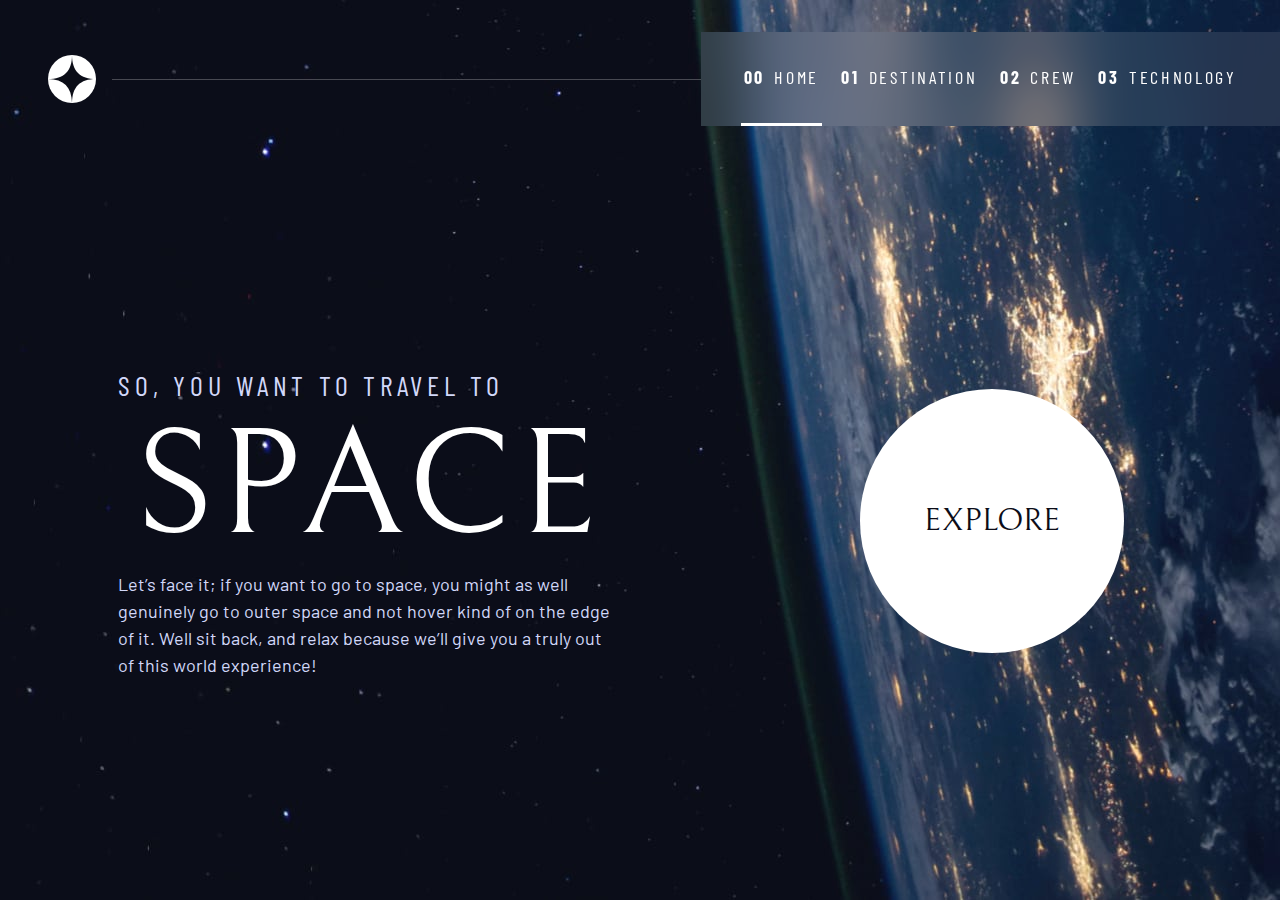
<file: index.html>
<!DOCTYPE html>
<html lang="en">
  <head>
    <meta charset="UTF-8" />
    <meta http-equiv="X-UA-Compatible" content="IE=edge" />
    <meta name="viewport" content="width=device-width, initial-scale=1.0" />
    <link rel="stylesheet" href="index.css" />
    <link rel="preconnect" href="https://fonts.googleapis.com">
    <link rel="preconnect" href="https://fonts.gstatic.com" crossorigin>
    <link href="https://fonts.googleapis.com/css2?family=Barlow+Condensed:wght@400;700&family=Barlow:wght@400;700&family=Bellefair&display=swap" rel="stylesheet">

    <link rel="icon" type="image/png" sizes="32x32" href="./assets/favicon-32x32.png"/>
    <title>Space Tourism Website</title>
    <script src="navigation.js" defer></script>
    <script src="tab.js" defer></script>
  </head>

  <body class="home">
    <a class="skip-to-content" href="#main">Skip to content</a>
    <header class="primary-header flex">
      <div>
        <img src="assets/shared/logo.svg" alt="space tourism logo" class="logo" />
      </div>
      <button class="mobile-nav-toggle" aria-controls="primary-navigation"><span class="sr-only" aria-expanded="false">Menu</span></button>
      <nav>
        <ul data-visible="false" class="primary-navigation underline-indicators flex">
          <li class="active"><a class="ff-sans-cond uppercase text-white letter-spacing-2" href="index.html"><span aria-hidden="true">00</span>Home</a>
          </li>
          <li><a class="ff-sans-cond uppercase text-white letter-spacing-2" href="destination.html"><span aria-hidden="true">01</span>Destination</a></li>
          <li><a class="ff-sans-cond uppercase text-white letter-spacing-2" href="crew.html"><span aria-hidden="true">02</span>Crew</a></li>
          <li><a class="ff-sans-cond uppercase text-white letter-spacing-2" href="technology.html"><span aria-hidden="true">03</span>Technology</a>
          </li>
        </ul>
      </nav>
    </header>

    <main id="main" class="grid-container grid-container--home">
      <div>
        <h1 class="ff-sans-cond fs-500 uppercase text-accent letter-spacing-1 mobile-size-1">
          So, you want to travel to
          <span class="d-block fs-900 text-white ff-serif">Space</span>
        </h1>

        <p class="fs-400 mobile-size">
          Let’s face it; if you want to go to space, you might as well genuinely
          go to outer space and not hover kind of on the edge of it. Well sit
          back, and relax because we’ll give you a truly out of this world
          experience!
        </p>
      </div>
      <div>
        <a href="destination.html" class="large-button ff-serif uppercase text-dark bg-white">Explore</a>
      </div>
    </main>

  </body>
</html>
</file>
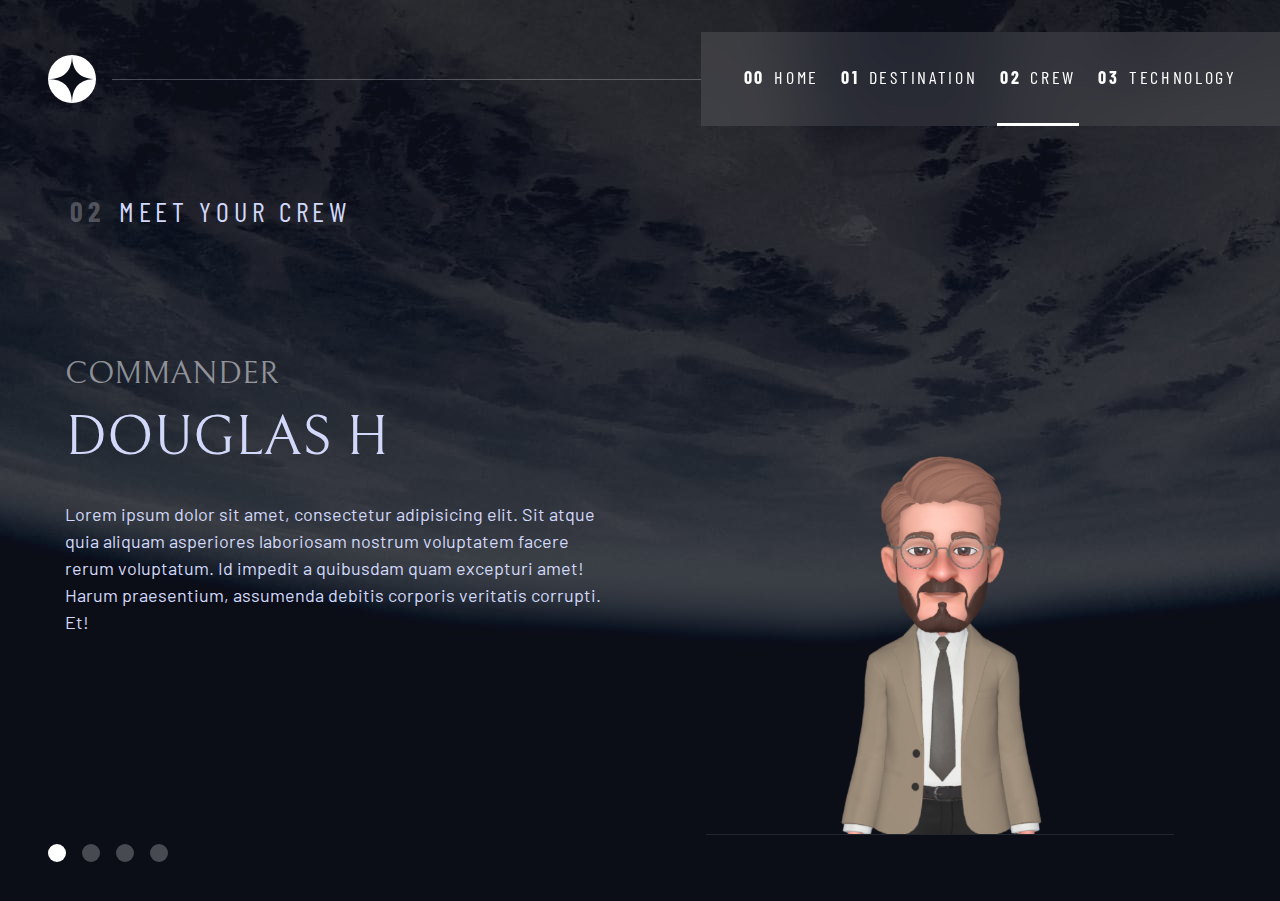
<file: crew.html>
<!DOCTYPE html>
<html lang="en">
<head>
    <meta charset="UTF-8">
    <meta http-equiv="X-UA-Compatible" content="IE=edge">
    <meta name="viewport" content="width=device-width, initial-scale=1.0">
    <link rel="stylesheet" href="index.css" />
    <link rel="preconnect" href="https://fonts.googleapis.com">
    <link rel="preconnect" href="https://fonts.gstatic.com" crossorigin>
    <link href="https://fonts.googleapis.com/css2?family=Barlow+Condensed:wght@400;700&family=Barlow:wght@400;700&family=Bellefair&display=swap" rel="stylesheet">
    <link rel="icon" type="image/png" sizes="32x32" href="./assets/favicon-32x32.png"/>
    <title>Crew</title>
    <script src="navigation.js" defer></script>
    <script src="tab.js" defer></script>
</head>
<body class="crew">
    
    <a class="skip-to-content" href="#main">Skip to content</a>
    <header class="primary-header flex">
      <div>
        <img src="assets/shared/logo.svg" alt="space tourism logo" class="logo" />
      </div>
      <button class="mobile-nav-toggle" aria-controls="primary-navigation"><span class="sr-only" aria-expanded="false">Menu</span></button>
      <nav>
        <ul data-visible="false" class="primary-navigation underline-indicators flex">
          <li><a class="ff-sans-cond uppercase text-white letter-spacing-2" href="index.html"><span aria-hidden="true">00</span>Home</a>
          </li>
          <li><a class="ff-sans-cond uppercase text-white letter-spacing-2" href="destination.html"><span aria-hidden="true">01</span>Destination</a></li>
          <li class="active"><a class="ff-sans-cond uppercase text-white letter-spacing-2" href="crew.html"><span aria-hidden="true">02</span>Crew</a></li>
          <li><a class="ff-sans-cond uppercase text-white letter-spacing-2" href="technology.html"><span aria-hidden="true">03</span>Technology</a>
          </li>
        </ul>
      </nav>
    </header>

    <main id="main" class="grid-container grid-container--crew">
        
        <h1 class="numbered-title"><span aria-hidden="true">02</span>Meet your crew</h1>
         <div class="dot-indicators flex" role="tablist">
            <button aria-selected="true" aria-controls="commander-tab" data-image="commander-image" role="tab"><span class="sr-only">The commander</span></button>
            <button aria-selected="false" aria-controls="mission-tab" data-image="mission-image" role="tab"><span class="sr-only">The mission specialist</span></button>
            <button aria-selected="false" aria-controls="pilot-tab" data-image="pilot-image" role="tab"><span class="sr-only">The pilot</span></button>
            <button aria-selected="false" aria-controls="crew-tab" data-image="crew-image" role="tab"><span class="sr-only">The crew engineer</span></button>
          </div>
      
      <article class="crew-info" id="commander-tab">
            <h2 class="fs-600 uppercase ff-serif">Commander</h2>
            <p class="fs-700 uppercase ff-serif space-small"> Douglas H</p>
            <p class="mobile-size-one"> Lorem ipsum dolor sit amet, consectetur adipisicing elit. Sit atque quia aliquam asperiores laboriosam nostrum voluptatem facere rerum voluptatum. Id impedit a quibusdam quam excepturi amet! Harum praesentium, assumenda debitis corporis veritatis corrupti. Et!</p>
      </article>

      <article class="crew-info" id="mission-tab" hidden>
        <h2 class="fs-600 uppercase ff-serif">Mission Specialist</h2>
        <p class="fs-700 uppercase ff-serif space-small"> Mark SW</p>
        <p class="mobile-size-one"> Lorem ipsum dolor sit amet consectetur, adipisicing elit. Magni nostrum provident consequuntur officia. Earum sunt debitis deleniti nemo atque, unde animi sapiente incidunt esse ducimus quis cupiditate. Esse ratione, ducimus labore consectetur incidunt culpa id qui? </p>
      </article>

      <article class="crew-info" id="pilot-tab" hidden>
        <h2 class="fs-600 uppercase ff-serif">Pilot</h2>
        <p class="fs-700 uppercase ff-serif space-small"> Victor G</p>
        <p class="mobile-size-one"> Lorem ipsum dolor sit amet consectetur adipisicing elit. Nobis, cupiditate. Mollitia sit neque doloribus recusandae, deserunt maiores ducimus nostrum architecto sequi sapiente magni qui cupiditate aliquid beatae. Corporis, quisquam. Officia vero molestias, rem optio perspiciatis modi?</p>
     </article>

     <article class="crew-info" id="crew-tab" hidden>
      <h2 class="fs-600 uppercase ff-serif">Flight Engineer</h2>
      <p class="fs-700 uppercase ff-serif space-small">Robert J.</p>
      <p class="mobile-size-one"> Lorem ipsum dolor sit amet consectetur adipisicing elit. Quisquam eum eveniet iste vitae? Earum, itaque inventore. Architecto, ullam beatae expedita praesentium quo accusamus voluptas assumenda unde aperiam sint vitae totam mollitia quas commodi debitis! </p>
     </article>

      <picture id="commander-image">
        <img src="assets/crew/commander.png" alt="douglas">
      </picture>

      <picture hidden id="mission-image">
        <img src="assets/crew/Mission-specialist.png" alt="Mark">
      </picture>

      <picture hidden id="pilot-image">
        <img src="assets/crew/pilot.png" alt="victor">
      </picture>

      <picture hidden id="crew-image">
        <img src="assets/crew/flight-specialist.png" alt="robert">
      </picture>
       
    </main>

</body>
</html>
</file>
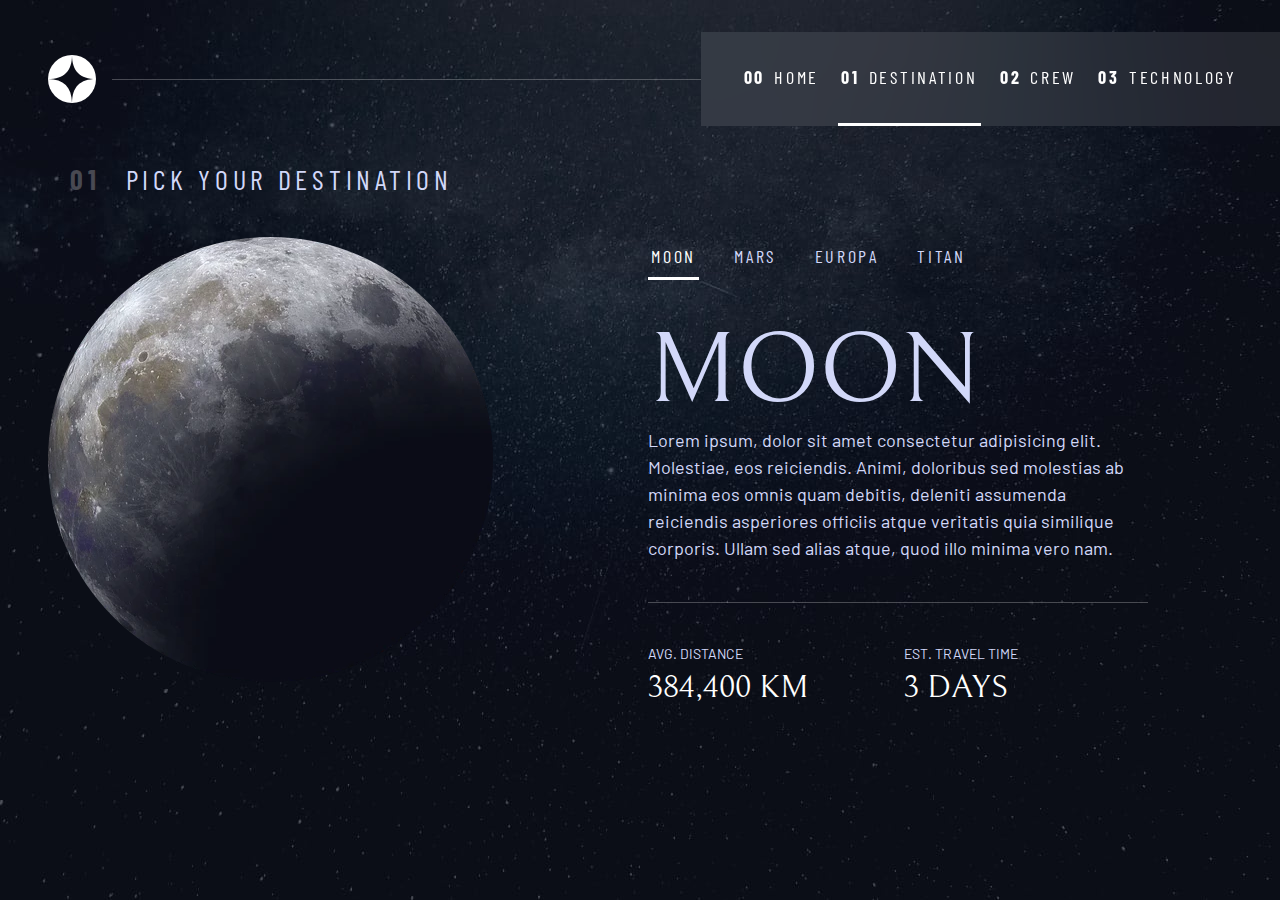
<file: destination.html>
<!DOCTYPE html>
<html lang="en">
<head>
    <meta charset="UTF-8">
    <meta http-equiv="X-UA-Compatible" content="IE=edge">
    <meta name="viewport" content="width=device-width, initial-scale=1.0">
    <link rel="stylesheet" href="index.css" />
    <link rel="preconnect" href="https://fonts.googleapis.com">
    <link rel="preconnect" href="https://fonts.gstatic.com" crossorigin>
    <link href="https://fonts.googleapis.com/css2?family=Barlow+Condensed:wght@400;700&family=Barlow:wght@400;700&family=Bellefair&display=swap" rel="stylesheet">
    <link rel="icon" type="image/png" sizes="32x32" href="./assets/favicon-32x32.png"/>
    <title>Destination</title>
    <script src="navigation.js" defer></script>
    <script src="tab.js" defer></script>
</head>

<body class="destination">
    
    <a class="skip-to-content" href="#main">Skip to content</a>
    <header class="primary-header flex">
      <div>
        <img src="assets/shared/logo.svg" alt="space tourism logo" class="logo" />
      </div>
      <button class="mobile-nav-toggle" aria-controls="primary-navigation"><span class="sr-only" aria-expanded="false">Menu</span></button>
      <nav>
        <ul data-visible="false" class="primary-navigation underline-indicators flex">
          <li><a class="ff-sans-cond uppercase text-white letter-spacing-2" href="index.html"><span aria-hidden="true">00</span>Home</a>
          </li>
          <li class="active"><a class="ff-sans-cond uppercase text-white letter-spacing-2" href="destination.html"><span aria-hidden="true">01</span>Destination</a></li>
          <li><a class="ff-sans-cond uppercase text-white letter-spacing-2" href="crew.html"><span aria-hidden="true">02</span>Crew</a></li>
          <li><a class="ff-sans-cond uppercase text-white letter-spacing-2" href="technology.html"><span aria-hidden="true">03</span>Technology</a>
          </li>
        </ul>
      </nav>
    </header>

  <main id="main" class="grid-container grid-container--destination">
        
      
        <h1 class="numbered-title"><span aria-hidden="true">01</span> Pick your destination</h1>

        
        <picture id="moon-image">
          <source srcset="assets/destination/image-moon.webp" type="image/webp">
          <img src="assets/destination/image-moon.png" alt="the moon">
        </picture>

        <picture hidden id="mars-image">
          <source srcset="assets/destination/image-mars.webp" type="image/webp">
          <img src="assets/destination/image-mars.png" alt="the mars">
        </picture>

        <picture hidden id="europa-image">
          <source srcset="assets/destination/image-europa.webp" type="image/webp">
          <img src="assets/destination/image-europa.png" alt="the europa">
        </picture>

        <picture hidden id="titan-image">
          <source srcset="assets/destination/image-titan.webp" type="image/webp">
          <img src="assets/destination/image-titan.png" alt="the titan">
        </picture>

        <div class="tab-list underline-indicators flex" role="tablist">
            <button aria-selected="true" role="tab" aria-controls="moon-tab" data-image="moon-image" class="uppercase ff-sans-cond text-accent letter-spacing-2">Moon</button>
            <button aria-selected="false" role="tab" aria-controls="mars-tab" data-image="mars-image" class="uppercase ff-sans-cond text-accent letter-spacing-2">Mars</button>
            <button aria-selected="false" role="tab" aria-controls="europa-tab" data-image="europa-image" class="uppercase ff-sans-cond text-accent letter-spacing-2">Europa</button>
            <button aria-selected="false" role="tab" aria-controls="titan-tab" data-image="titan-image" class="uppercase ff-sans-cond text-accent letter-spacing-2">Titan</button>
        </div>
      
   <!-----Moon  ----->

      <article class="destination-info" id="moon-tab">
            <h2 class="fs-800 uppercase ff-serif">Moon</h2>
        
            <p class="mobile-size">Lorem ipsum, dolor sit amet consectetur adipisicing elit. Molestiae, eos reiciendis. Animi, doloribus sed molestias ab minima eos omnis quam debitis, deleniti assumenda reiciendis asperiores officiis atque veritatis quia similique corporis. Ullam sed alias atque, quod illo minima vero nam.</p>
        
         
            <div class="destination-meta flex">
                <div>
                    <h3 class="text-accent fs-200 uppercase">Avg. distance</h3>
                    <p class="fs-500 ff-serif uppercase text-white">384,400 km</p>
                </div>
            
                <div>
                    <h3 class="text-accent fs-200 uppercase">Est. travel time</h3>
                    <p class="fs-500 ff-serif uppercase text-white">3 days</p>
                </div>
            </div>
       </article>

   <!-----Mars----->

    <article hidden class="destination-info" id="mars-tab"> 
        <h2 class="fs-800 uppercase ff-serif">Mars</h2>
    
        <p class="mobile-size">Lorem ipsum dolor sit amet, consectetur adipisicing elit. Nisi natus, adipisci itaque similique molestiae dolores veniam? Dolores, vitae, incidunt ea, tempore error sequi quod aperiam quas officiis saepe neque nobis fugit tempora ipsum alias nulla ad suscipit atque!</p>
    
        <div class="destination-meta flex">
            <div>
                <h3 class="text-accent fs-200 uppercase">Avg. distance</h3>
                <p class="fs-500 ff-serif uppercase text-white"> 225 mil. km</p>
            </div>
        
            <div>
                <h3 class="text-accent fs-200 uppercase">Est. travel time</h3>
                <p class="fs-500 ff-serif uppercase text-white">9 months</p>
            </div>
        </div>
    </article>

    <!-----Europa----->

    <article hidden class="destination-info" id="europa-tab">
      <h2 class="fs-800 uppercase ff-serif">Europa</h2>

      <p class="mobile-size">Lorem, ipsum dolor sit amet consectetur adipisicing elit. Tenetur modi eligendi ab sint. Expedita molestias impedit ipsa incidunt quae, odit doloremque fugit qui tenetur consectetur rem aut cupiditate ducimus nulla alias explicabo? Expedita odit officia fugit quos a ipsum odio?</p>

     <div class="destination-meta flex">
        <div>
            <h3 class="text-accent fs-200 uppercase">Avg. distance</h3>
            <p class="fs-500 ff-serif uppercase text-white">628 mil. km</p>
        </div>
    
        <div>
            <h3 class="text-accent fs-200 uppercase">Est. travel time</h3>
            <p class="fs-500 ff-serif uppercase text-white">3 years</p>
        </div>
     </div>
   </article>

    <!-----Titan----->

    <article hidden class="destination-info" id="titan-tab">
      <h2 class="fs-800 uppercase ff-serif">Titan</h2>

      <p class="mobile-size">Lorem ipsum dolor sit amet consectetur adipisicing elit. Hic molestiae laboriosam, cupiditate beatae iste non, veritatis corporis alias ducimus laborum fugit delectus temporibus at quis voluptas? Porro cumque, facere quas voluptates exercitationem vitae rerum earum enim.</p>

      <div class="destination-meta flex">
          <div>
              <h3 class="text-accent fs-200 uppercase">Avg. distance</h3>
              <p class="fs-500 ff-serif uppercase text-white">1.6 bil. km</p>
          </div>
      
          <div>
              <h3 class="text-accent fs-200 uppercase">Est. travel time</h3>
              <p class="fs-500 ff-serif uppercase text-white">7 years</p>
          </div>
      </div>
    </article>
 </main>
</body>
</html>
</file>
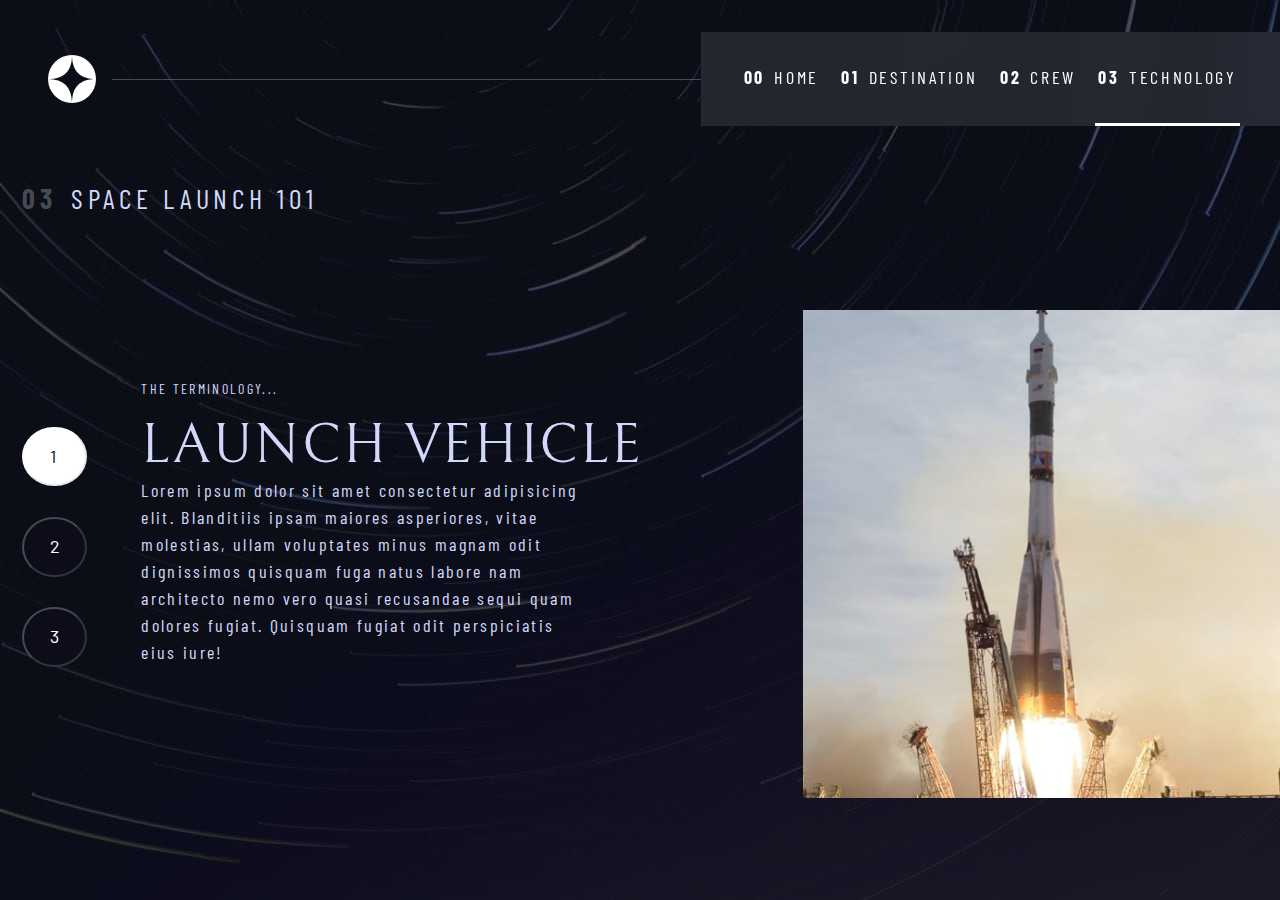
<file: technology.html>
<!DOCTYPE html>
<html lang="en">
<head>
    <meta charset="UTF-8">
    <meta http-equiv="X-UA-Compatible" content="IE=edge">
    <meta name="viewport" content="width=device-width, initial-scale=1.0">
    <link rel="stylesheet" href="index.css" />
    <link rel="preconnect" href="https://fonts.googleapis.com">
    <link rel="preconnect" href="https://fonts.gstatic.com" crossorigin>
    <link href="https://fonts.googleapis.com/css2?family=Barlow+Condensed:wght@400;700&family=Barlow:wght@400;700&family=Bellefair&display=swap" rel="stylesheet">
    <link rel="icon" type="image/png" sizes="32x32" href="./assets/favicon-32x32.png"/>
    <title>Technology</title>
    <script src="navigation.js" defer></script>
    <script src="tab.js" defer></script>
</head>
<body class="technology">
    
    <a class="skip-to-content" href="#main">Skip to content</a>

    <header class="primary-header flex">
      <div>
        <img src="assets/shared/logo.svg" alt="space tourism logo" class="logo" />
      </div>
      <button class="mobile-nav-toggle" aria-controls="primary-navigation"><span class="sr-only" aria-expanded="false">Menu</span></button>
      <nav>
        <ul data-visible="false" class="primary-navigation underline-indicators flex">
          <li><a class="ff-sans-cond uppercase text-white letter-spacing-2" href="index.html"><span aria-hidden="true">00</span>Home</a>
          </li>
          <li><a class="ff-sans-cond uppercase text-white letter-spacing-2" href="destination.html"><span aria-hidden="true">01</span>Destination</a></li>
          <li><a class="ff-sans-cond uppercase text-white letter-spacing-2" href="crew.html"><span aria-hidden="true">02</span>Crew</a></li>
          <li class="active"><a class="ff-sans-cond uppercase text-white letter-spacing-2" href="technology.html"><span aria-hidden="true">03</span>Technology</a>
          </li>
        </ul>
      </nav>
    </header>

    <main id="main" class="grid-container grid-container--technology">

        <h1 class="numbered-title"><span aria-hidden="true">03</span>Space launch 101</h1>
          <div class="numbered-indicators flex" role="tablist">
            <button aria-selected="true" aria-controls="vehicle-tab" data-image="vehicle-image" role="tab">1</button>
            <button aria-selected="false" aria-controls="spaceport-tab" data-image="spaceport-image" role="tab">2</button>
            <button aria-selected="false" aria-controls="capsule-tab" data-image="capsule-image" role="tab">3</button>
          </div>
      
        <article class="technology-info" id="vehicle-tab">
              <h2 class="fs-200 uppercase ff-sans-cond letter-spacing-3">The Terminology...</h2>
              <p class="fs-700 uppercase ff-serif letter-spacing-3"> Launch Vehicle</p>
              <p class="mobile-size-one fs-400 letter-spacing-3 spacing ff-sans-cond"> Lorem ipsum dolor sit amet consectetur adipisicing elit. Blanditiis ipsam maiores asperiores, vitae molestias, ullam voluptates minus magnam odit dignissimos quisquam fuga natus labore nam architecto nemo vero quasi recusandae sequi quam dolores fugiat. Quisquam fugiat odit perspiciatis eius iure!</p>
        </article>

      <article hidden class="technology-info" id="spaceport-tab">
            <h2 class="fs-200 uppercase ff-sans-cond letter-spacing-3">The Terminology...</h2>
            <p class="fs-700 uppercase ff-serif letter-spacing-3"> Spaceport</p>
            <p class="mobile-size-one fs-400 letter-spacing-3 spacing ff-sans-cond"> Lorem ipsum dolor sit amet consectetur adipisicing elit. Deserunt, veniam. Dolorum tempora, aspernatur doloribus nemo sit nihil, veritatis numquam soluta atque corrupti asperiores, dolor obcaecati ipsa sapiente? Dignissimos, dolore? Adipisci odit veniam at perspiciatis nam consequuntur magnam temporibus non voluptates!.</p>
      </article>

        <article hidden class="technology-info" id="capsule-tab">
            <h2 class="fs-200 uppercase ff-sans-cond letter-spacing-3">The Terminology...</h2>
            <p class="fs-700 uppercase ff-serif letter-spacing-3">Space Capsule</p>
            <p class="mobile-size-one fs-400 letter-spacing-3 spacing ff-sans-cond"> Lorem ipsum dolor sit amet consectetur adipisicing elit. Odio ipsam eum ipsa unde culpa voluptatem praesentium? Aut voluptate, qui dolore dolorum magnam id aperiam nihil natus minima sapiente repellat magni quam pariatur modi accusamus veniam doloremque nisi. Vitae, aspernatur praesentium.</p>
        </article>

      <picture id="vehicle-image">
        <source srcset="assets/technology/image-launch-vehicle-portrait.jpg" media="(min-width:48em)">
        <source srcset="assets/technology/image-launch-vehicle-landscape.jpg" >
        <img src="assets/technology/image-launch-vehicle-portrait.jpg" alt="launch-vehicle">
      </picture>

      <picture id="spaceport-image" hidden>
        <source srcset="assets/technology/image-spaceport-portrait.jpg" media="(min-width:48em)">
        <source srcset="assets/technology/image-spaceport-landscape.jpg">
        <img src="assets/technology/image-spaceport-portrait.jpg" alt="spaceport">
      </picture>

      <picture id="capsule-image" hidden>
        <source srcset="assets/technology/image-space-capsule-portrait.jpg" media="(min-width:48em)">
        <source srcset="assets/technology/image-space-capsule-landscape.jpg">
        <img src="assets/technology/image-space-capsule-portrait.jpg" alt="space-capsule">
      </picture>
       
    </main>

</body>
</html>
</file>
<file: index.css>
/*----- custom properties----- */

:root{
    
    /* colors */

    --clr-dark: 235 35% 7%;
    --clr-light: 231 77% 90%;
    --clr-white: 0 0% 100%;

    /* font sizes */

    --fs-900 : clamp(3rem, 8vw + 2rem ,9.375rem) ;
    --fs-800 : 5rem;
    --fs-700 : 2rem;
    --fs-600 : 1.5rem;
    --fs-500 : 1rem;
    --fs-400 : 1.125rem;
    --fs-300 : 1rem;
    --fs-200 : 0.875rem;

    /* font-families */

    --ff-serif: "Bellefair", serif;
    --ff-sans-cond: "Barlow Condensed", sans-serif;
    --ff-sans-normal: "Barlow", sans-serif;
}

@media(min-width: 35em){
    :root{
        --fs-900 : 9.375rem;
        --fs-800 : 5.5rem;
        --fs-700 : 2.5rem;
        --fs-600 : 1.75rem;
        --fs-500 : 1.25rem;
    }
}

@media (min-width: 48em){
    :root{
        --fs-800 : 6.25rem;
        --fs-700 : 3.5rem;
        --fs-600 : 2rem;
        --fs-500 : 1.75rem;
        --fs-400 : 1.125rem;
    }
}

/*-----Reset------ */

/* box-sizing */

*,
*::before,
*::after {
    box-sizing: border-box;
}

/* reset margins */

body,
h1,
h2,
h3,
h4,
h5,
p,
figure,
picture{
    margin:0;
}

h1,
h2,
h3,
h4,
h5,
h6,
p{
    font-weight: 400;
}

/* set up the body */
body{
    font-family: var(--ff-sans-normal);
    font-size: var(--fs-400);
    color: hsl(var(--clr-light));
    background-color: hsl(var(--clr-dark));
    line-height: 1.5;
    min-height: 100vh;
    display: grid;
    grid-template-rows: min-content 1fr;
    overflow-x: hidden;
}

/* images */

img{
    max-width: 100%;
    display: block;
}

/* forms font  */

input,
button,
textarea,
select{
    font: inherit;
}

/* remove animations for people who have turned them off */

@media (prefers-reduced-motion: reduce) {  
    *,
    *::before,
    *::after {
      animation-duration: 0.01ms !important;
      animation-iteration-count: 1 !important;
      transition-duration: 0.01ms !important;
      scroll-behavior: auto !important;
    }
}

  
/*------- Utility Classes ----- */

.flex{
    display: flex;
    gap: var(--gap, 1rem);
}

.grid{
    display: grid;
    gap: var(--gap, 1rem);
}

.d-block{
    display: flex;
    align-items: center;
}

.flow > *:where(:not(:first-child)){
    margin-top: var(--flow-space, 1rem);
}

.container{
    padding-inline: 2em;
    margin-inline: auto;
    max-width: 80rem;
}


/* screen-reader only */

.sr-only{
    position: absolute;
    width: 1px;
    height: 1px;
    padding: 0;
    margin: -1px;
    overflow: hidden;
    clip: rect(0, 0, 0, 0);
    white-space: nowrap;
    bottom: 0;
}

.skip-to-content{
    position: absolute;
    background-color: hsl(var(--clr-white));
    color: hsl(var(--clr-dark));
    padding: .5em 1em;
    margin-inline: auto;
    transform: translateY(-100%);
    transition: transform 250ms ease-in;
}

.skip-to-content:focus{
    transform: translateY(0);
}


/* ---- colors ---- */

.bg-dark{
    background-color: hsl(var(--clr-dark));
}

.bg-accent{
    background-color: hsl(var(--clr-light));
}

.bg-white{
    background-color: hsl(var(--clr-white));
}

.text-dark{
    color: hsl(var(--clr-dark));
}

.text-accent{
    color: hsl(var(--clr-light));
}

.text-white{
    color: hsl(var(--clr-white));
}

/* ------typography------ */

.ff-serif{
    font-family: var(--ff-serif);
}

.ff-sans-cond{
    font-family: var(--ff-sans-cond);
}

.ff-sans-normal{
    font-family: var(--ff-sans-normal);
}

.letter-spacing-1{
    letter-spacing: 4.75px;
}

.letter-spacing-2{
    letter-spacing: 2.7px;
}

.letter-spacing-3{
    letter-spacing: 2.35px;
}

.uppercase{
    text-transform: uppercase;
}

.fs-900{
   font-size: var(--fs-900);
}

.fs-800{
    font-size: var(--fs-800);
}

.fs-700{
    font-size: var(--fs-700);
}

.fs-600{
    font-size: var(--fs-600);
}

.fs-500{
    font-size: var(--fs-500);
}

.fs-400{
    font-size: var(--fs-400);
}

.fs-300{
    font-size: var(--fs-300);
}

.fs-200{
    font-size: var(--fs-200);
}

.fs-900,
.fs-800,
.fs-700,
.fs-600{
    line-height: 1.1;
}

.numbered-title{
    font-family: var(--ff-sans-cond);
    font-size: var(--fs-500);
    text-transform: uppercase;
    letter-spacing: 4.72px;
}

.numbered-title span{
    margin-right: .5em;
    font-weight: 700;
    color: hsl(var(--clr-white) / .25);
}


/* -------Components------- */

.large-button{
    font-size: 2rem;
    position: relative;
    display: inline-grid;
    z-index: 1;
    place-items: center;
    padding: 0 2em;
    border-radius: 50%;
    aspect-ratio: 1;
    text-decoration: none;
}

.large-button::after{
    content: '';
    position: absolute;
    z-index: -1;
    width: 100%;
    height: 100%;
    background: hsl(var(--clr-white) / .1);
    opacity: 0;
    border-radius: 50%;
    transition: opacity 500ms linear, transform 700ms ease-in-out;
}

.large-button:hover::after,
.large-button:focus::after{
    opacity: 1;
    transform: scale(1.5);
}

.mobile-size{
    max-width: 50ch;
}

.logo{
    margin: 1rem clamp(1.5rem, 5vw, 3rem);
}

.primary-header{
    justify-content: space-between;
    align-items: center;
}

.primary-navigation{
    --underline-gap: 2rem;
    list-style: none;
    padding: 0;
    margin: 0;
    margin-bottom: 2rem;
    background-color: hsl(var(--clr-white) / .1);
    backdrop-filter: blur(2rem);
}

.mobile-nav-toggle{
    display: none;
}

.primary-navigation a{
    text-decoration: none;
}

.primary-navigation a > span{
    font-weight: 700;
    margin-right: .5em;
}

@media(max-width:35em){
    .primary-navigation{
        --underline-gap: .8rem;
        position: fixed;
        z-index: 1000;
        flex-direction: column;
        inset: 0 0 0 30%;
        list-style: none;
        padding: min(20rem, 10vh) 2rem;
        margin: 0;
        transform: translateX(100%);
        transition: transform 250ms ease-in-out;
    }

    .primary-navigation.underline-indicators > .active{
        border: 0;
    }

    .primary-navigation[data-visible= "true"]{
        transform: translateX(0);
    }

    .mobile-nav-toggle{
        display: block;
        position: absolute;
        z-index: 2000;
        top: 2rem;
        right: 2rem;
        background: transparent; 
        border: 0;
        background-image: url(assets/shared/icon-hamburger.svg);
        width: 1.5rem;
        aspect-ratio: 1;
        background-repeat: no-repeat;
        cursor: pointer;
    }

    .mobile-nav-toggle[aria-expanded = 'true']{
        background-image: url(assets/shared/icon-close.svg);
    }
}

@media(min-width: 35em){
    .primary-navigation{
        padding-inline: clamp(2rem, 10vw, 2.5rem);
    }
}

@media(min-width:35em) and (max-width: 48em){
    .primary-navigation a > span{
        display: none;
    }
}

@media(min-width: 48em){
    .primary-header::after{
        content: '';
        display: block;
        position: relative;
        height: 1px;
        width: 100%;
        order: 1;
        margin-right: -4rem;
        background-color: hsl(var(--clr-white) / .25);
    }

    nav{
        order: 2;
    }

    .primary-navigation{
        margin-block: 2rem;
    }

    .large-button{
        margin-left: 10rem;
    }
}

.underline-indicators > *{
    cursor: pointer;
    border: 0;
    padding: var(--underline-gap, 1rem) 0;
    border-bottom: .2rem solid hsl(var(--clr-white) / 0);
    background-color: transparent;
}

@media (min-width:35em){
    .underline-indicators > *{
        padding: var(--underline-gap, .4rem) .2rem;
    }
}

.underline-indicators > *:hover,
.underline-indicators> *:focus{
    border-color: hsl(var(--clr-white) / .25);
}

.underline-indicators > .active,
.underline-indicators > [aria-selected="true"]{
    color: hsl(var(--clr-white) / 1);
    border-color: hsl(var(--clr-white) / 1);
}

.tab-list{
    --gap: 2rem;
}

.dot-indicators > *{
    cursor: pointer;
    border: 0;
    border-radius: 50%;
    padding: .5em;
    background-color: hsl(var(--clr-white) / .25);
}

.dot-indicators > *:hover,
.dot-indicators > *:focus{
    background-color: hsl(var(--clr-white) / .5);
}

.dot-indicators > [aria-selected="true"]{
    background-color: hsl(var(--clr-white) / 1);
}

.numbered-indicators > *{
    cursor: pointer;
    border-radius: 50%;
    padding: .8em 1.4em;
    display: flex;
    margin-bottom: .8em;
    border-color: hsl( var(--clr-white) / .25 );
    background-color: hsl( var(--clr-dark) );
    color: hsl( var(--clr-white) );
}

.numbered-indicators > *:hover,
.numbered-indicators > *:focus {
    border-color: hsl( var(--clr-white) / 1 );
}

.numbered-indicators > [aria-selected="true"] {
    background-color: hsl( var(--clr-white) / 1); 
    color: hsl( var(--clr-dark) );
}

/* ----- Page Specific ----- */

body{
    background-size: cover;
    background-position: center center;
    background-repeat: no-repeat;
    background-attachment: fixed;
}

/* -------Home------- */

.home{
    background-image: url(assets/home/background-home-mobile.jpg);
}

@media(min-width:35em){
    .home{
        background-image: url(assets/home/background-home-tablet.jpg);
    }
}

@media(min-width:48em){
    .home{
       background-image: url(assets/home/background-home-desktop.jpg);
    }
}

/* -------destination------- */

.destination{
    background-image: url(assets/destination/background-destination-mobile.jpg);
}

@media(min-width:35em){
    .destination{
        background-image: url(assets/destination/background-destination-tablet.jpg);
    }
}

@media(min-width:48em){
    .destination{
       background-image: url(assets/destination/background-destination-desktop.jpg);
    }
}


/* ------crew------ */

.crew{
    background-image: url(assets/crew/background-crew-mobile.jpg);
}

@media(min-width:35em){
    .crew{
        background-image: url(assets/crew/background-crew-tablet.jpg);
    }
}

@media(min-width:48em){
    .crew{
       background-image: url(assets/crew/background-crew-desktop.jpg);
    }
}

/* ------technology------ */

.technology{
    background-image: url(assets/technology/background-technology-mobile.jpg);
}

@media(min-width:35em){
    .technology{
        background-image: url(assets/technology/background-technology-tablet.jpg);
    }
}

@media(min-width:48em){
    .technology{
       background-image: url(assets/technology/background-technology-desktop.jpg);
    }
}


.grid-container{
    display: grid;
    place-items: center;
    text-align: center;
    row-gap: 5%;
    padding-inline: 1rem;
}

.d-block{
    justify-content: center;
}

.grid-container--destination,
.grid-container--technology{
    row-gap: 5%;
}

.numbered-title{
    grid-area: title;
}


/* ------- destination ------- */

.grid-container--destination{
    grid-template-areas: 
        'title'
        'image'
        'tabs'
        'content';
}

.grid-container--destination > picture{
    grid-area: image;
    max-width: 60%;
    align-self: flex-start;
}

.grid-container--destination > .tab-list{
    grid-area: tabs;
}

.grid-container--destination > .destination-info{
    grid-area: content;
}

.destination-meta{
    flex-direction: column;
    border-top: 1px solid hsl(var(--clr-white) / .25);
    padding-top: 2.5rem;
    margin-top: 2.5rem;
    padding-bottom: 4rem;
    margin-inline: auto;
}

.destination-meta p{
    font-size: 2rem;
}

/* ------crew------- */

.grid-container--crew{
    grid-template-areas: 
        'title'
        'image'
        'tabs'
        'content';
}

.grid-container--crew > picture{
    grid-area: image;
    max-width: 80%;
    border-bottom: 1px solid hsl(var(--clr-white) / .1);
}

.grid-container--crew > .dot-indicators{
    grid-area: tabs;
}

.grid-container--crew > .crew-info{
    grid-area: content;
}

.crew-info > h2{
    color: hsl(var(--clr-white) / .5);
    padding: .2rem 0;
}

.crew-info > .mobile-size-one{
    margin-bottom: 6rem;
}

.space-small{
    padding-bottom: 1.5rem;
}

.mobile-size-one{
    max-width: 55ch;
}


/*-----technology------ */

.grid-container--technology{
    grid-template-areas: 
        'title'
        'image'
        'tabs'
        'content';
}

.grid-container--technology{
    padding-inline: 0;
    padding-bottom: 4rem;
}

.technology-info{
    padding-inline: 2rem;
}

.technology-info h2{
    margin-bottom: 1rem;
}

.technology-info > .mobile-size-one{
    margin-bottom: 4rem;
}

.grid-container--technology > picture{
    grid-area: image;
}

.grid-container--technology > .numbered-indicators{
    grid-area: tabs;
}

.grid-container--technology > .technology-info{
    grid-area: content;
}


@media(min-width: 35em){
    .numbered-title{
        justify-self: start;
    }

    .destination-meta{
        flex-direction: row;
        justify-content: space-evenly;
    }

    .grid-container--crew{
        grid-template-areas: 
            'title'
            'content'
            'tabs'
            'image';
    }

    .crew-info > h2{
        padding: .5rem 0;
    }

    .space-small{
        padding-bottom: 1rem;
    }
}
 
@media(min-width:48em){
    .grid-container--crew,
    .grid-container--destination{
        column-gap: var(--container-gap, 1rem);
        grid-template-columns: minmax(1rem, 1fr) repeat(2, minmax(0, 50em)) minmax(1rem, 1fr);
    }
 
    .grid-container--home{
        grid-template-columns: minmax(1rem, 1fr) repeat(2, minmax(0, 40em)) minmax(1rem, 1fr);
    }
    

    .grid-container--home > *:first-child{
        grid-column: 2;
    }
     
    .grid-container--home > *:last-child{
        grid-column: 3;
    }
 
    .grid-container--home{
        padding-bottom: 1rem;
        padding-inline: 5rem;
    }

    .grid-container--home,
    .grid-container--crew,
    .grid-container--destination,
    .grid-container--technology{
        text-align: left;
    }

    .grid-container--destination{
        justify-items: start;
        align-content: flex-start;
        grid-template-areas: 
            '. title title .'
            '. image tabs .'
            '. image content .';
    }

    .destination-info,
    .crew-info{
        text-align: left;
    }

    .grid-container--destination > picture{
        max-width: 90%;
    }

    .destination-meta{
        --gap: min(8vw,6rem);
        justify-content: start;
    }

    .grid-container--crew{
        grid-template-areas: 
            '. title title .'
            '. content image .'
            '. tabs image .';
    }

    .grid-container--crew > picture{
        width: 80%;
    }

    .dot-indicators{
        justify-self: start;
    }

    .crew-info > h2{
        padding: 1rem 0;
    }

    .space-small{
        padding-bottom: 2rem;
    }

    .grid-container--technology{
        justify-content: flex-end;
        grid-template-areas: 
            'title title title .'
            'tabs content . image'
            'tabs content . image';
    }

    .numbered-indicators{
        display: flex;
        flex-direction: column;
    }

    .numbered-indicators,
    .numbered-title{
        padding-inline: 1.4rem;
    }

    .grid-container--technology{
        padding-inline: 0;
    }

    .grid-container--technology > picture{
        min-width: 220px;
    }

    .technology-info{
        padding-inline: 2rem;
        padding-right: 10rem;
    }
}
</file>
